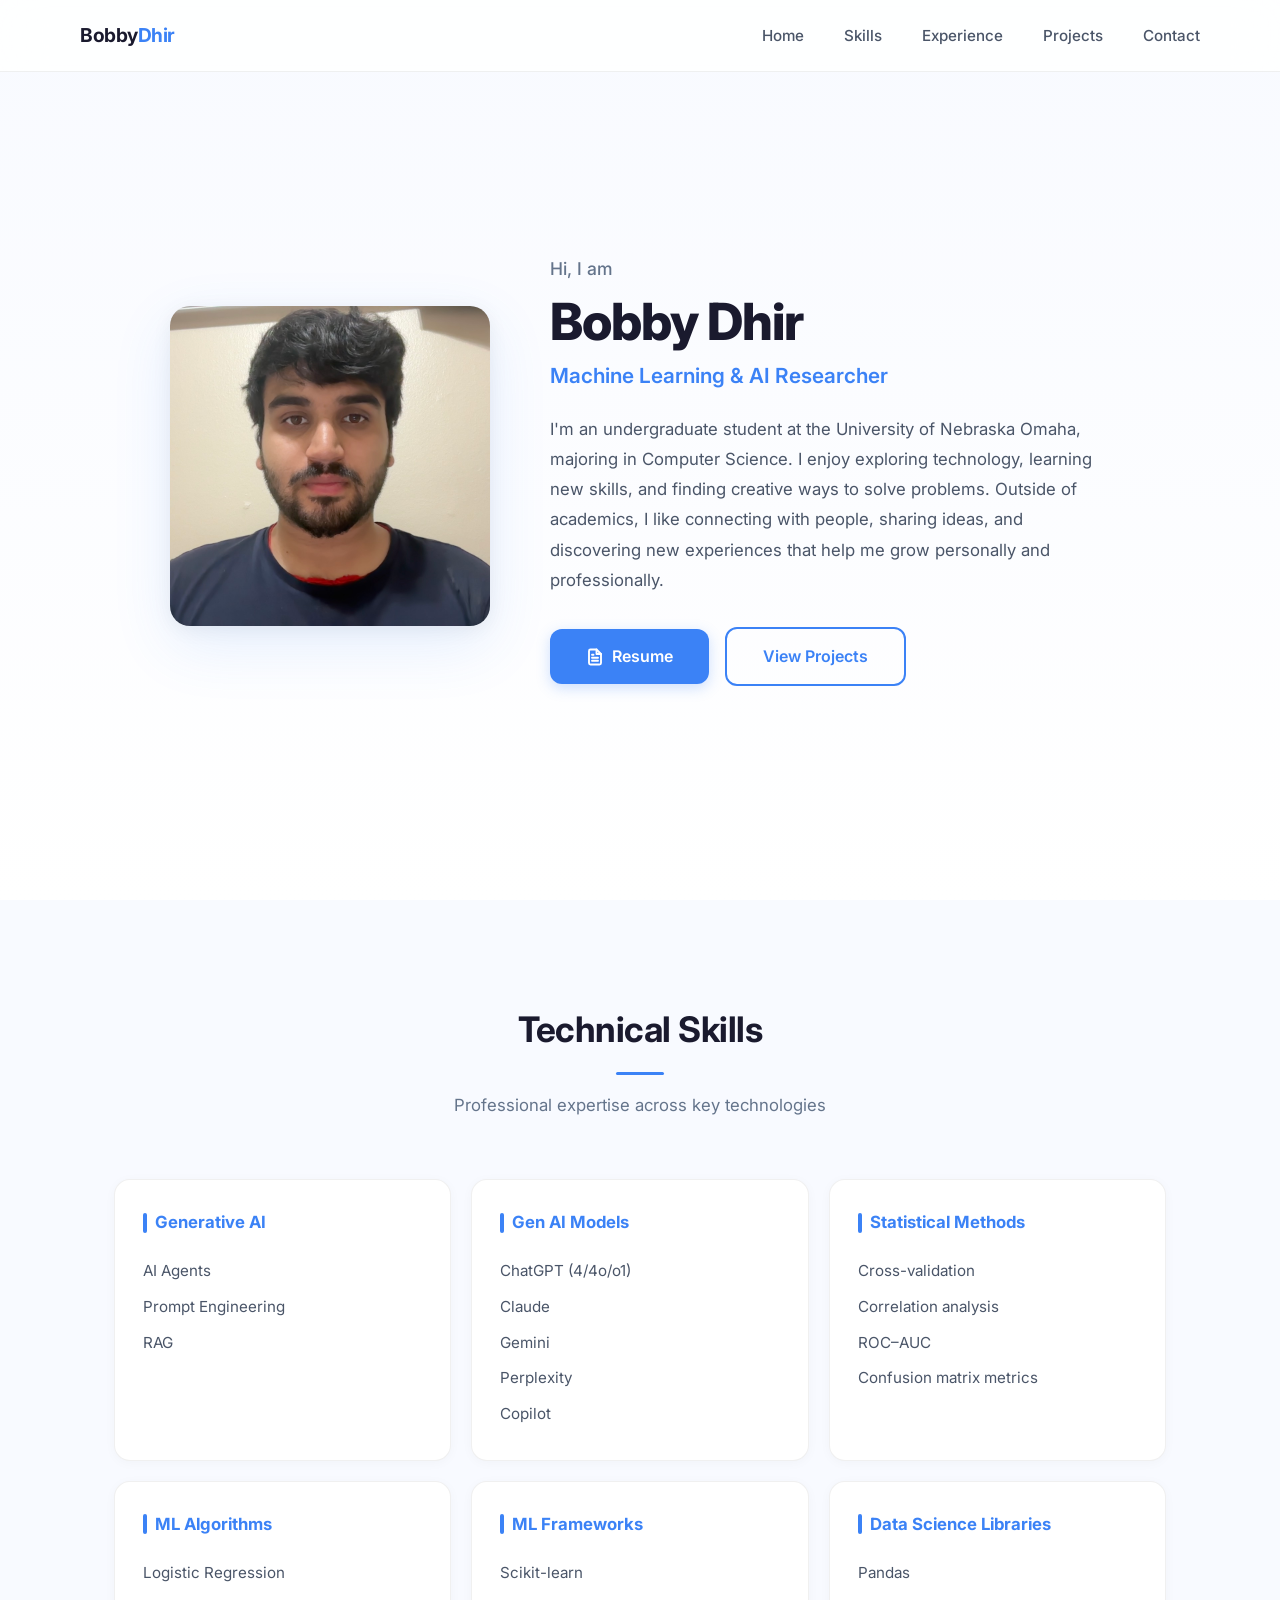
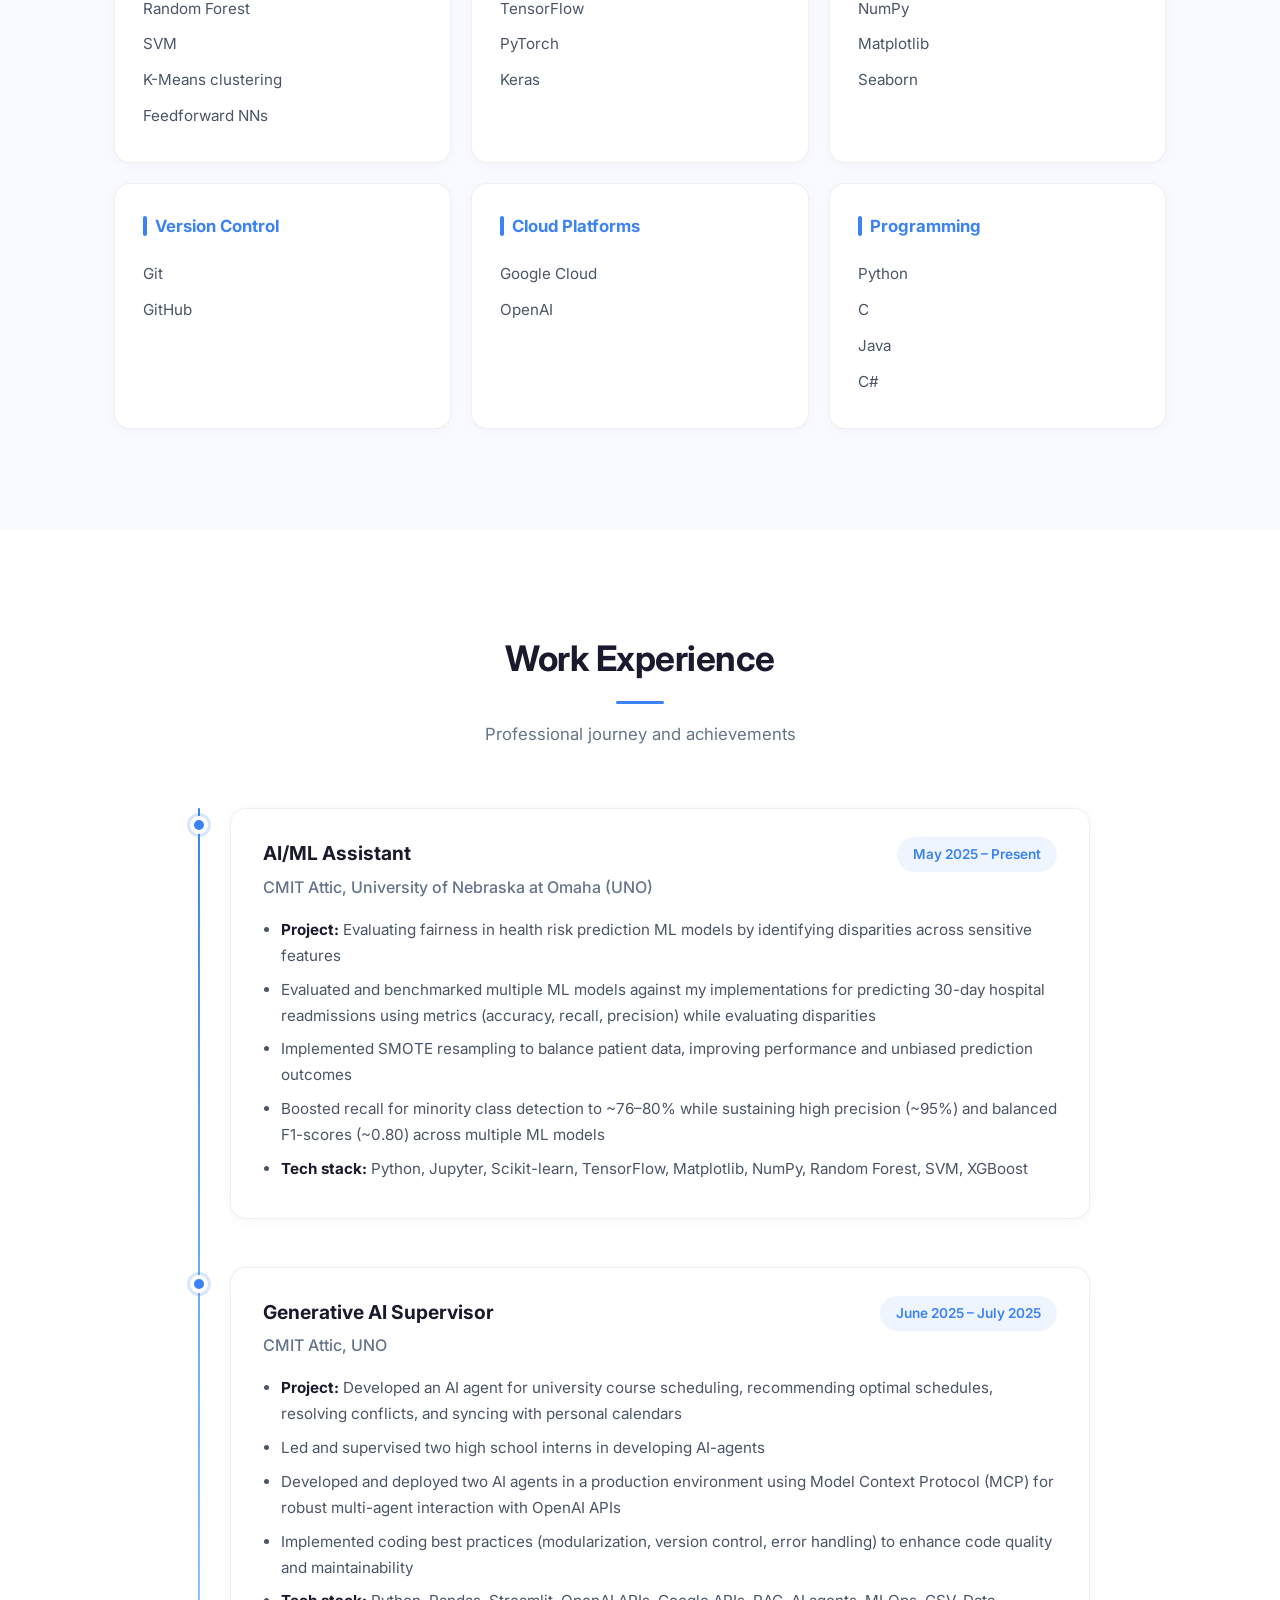
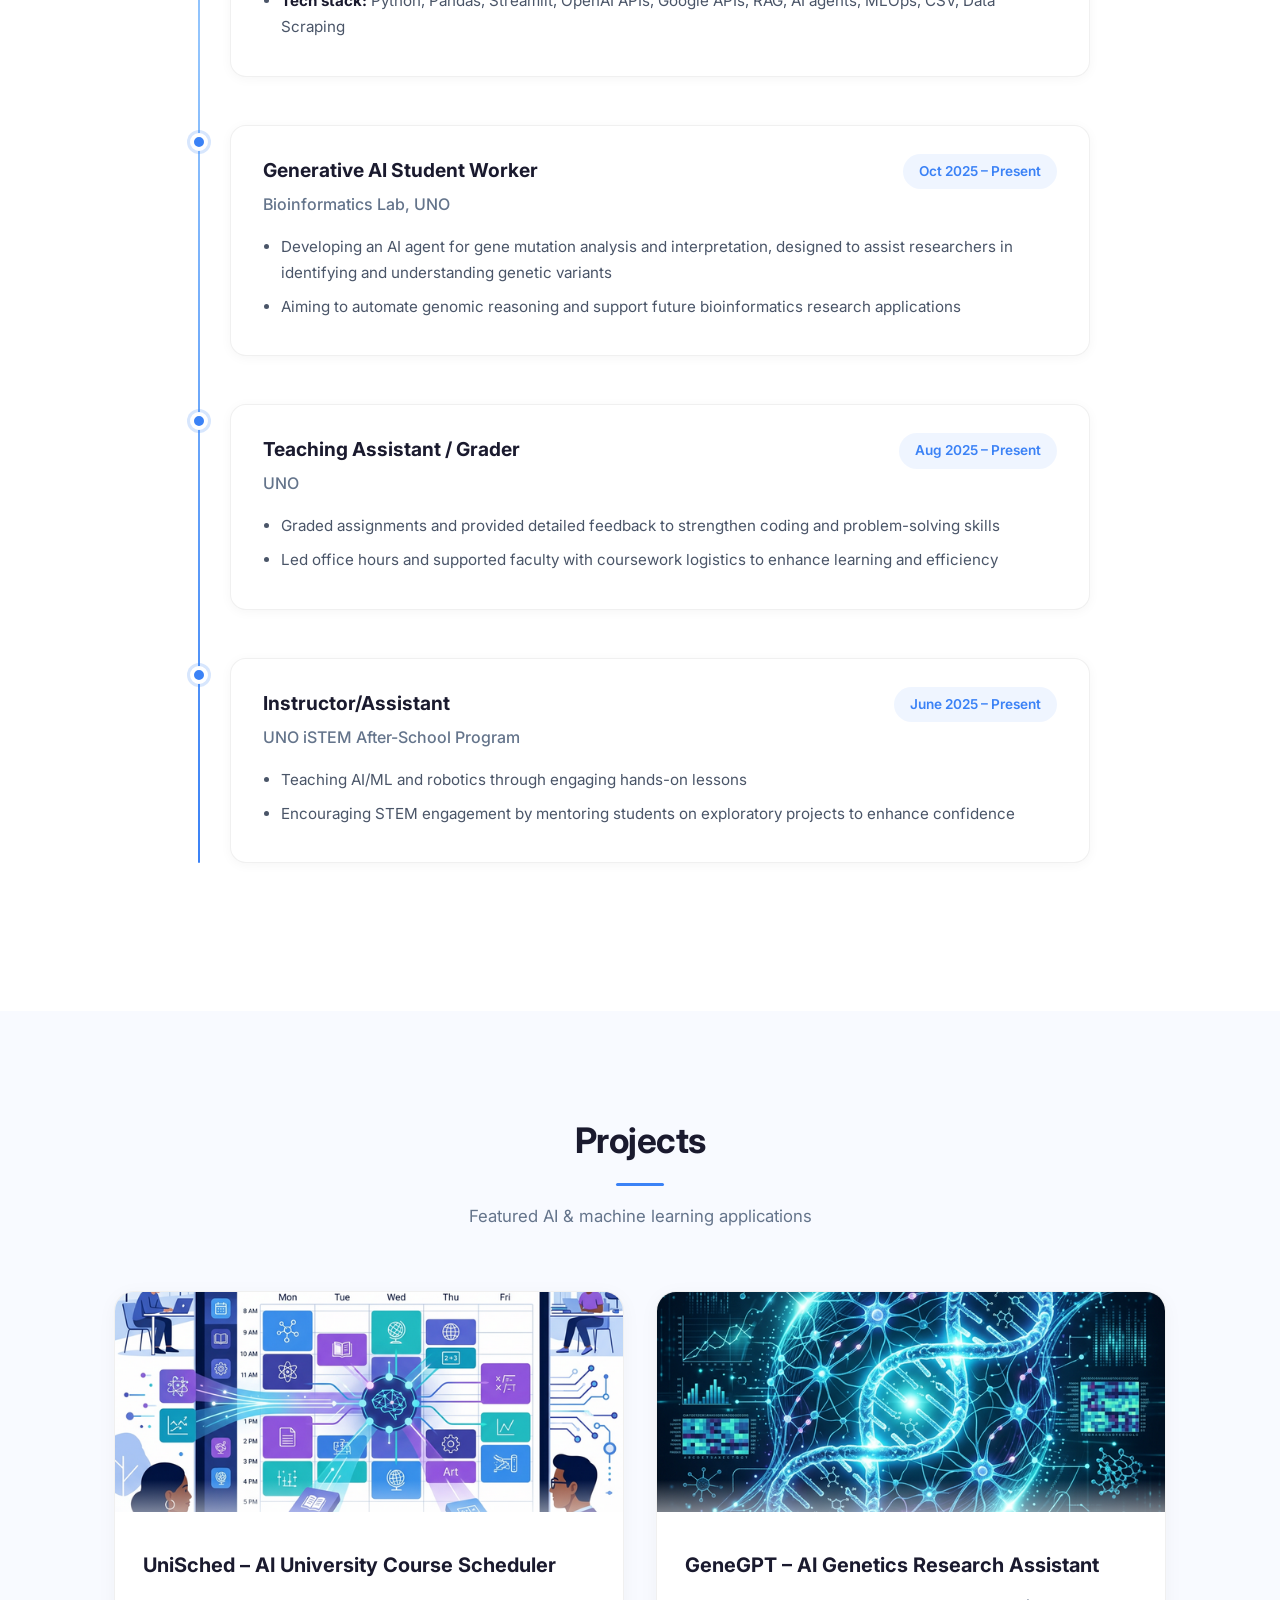
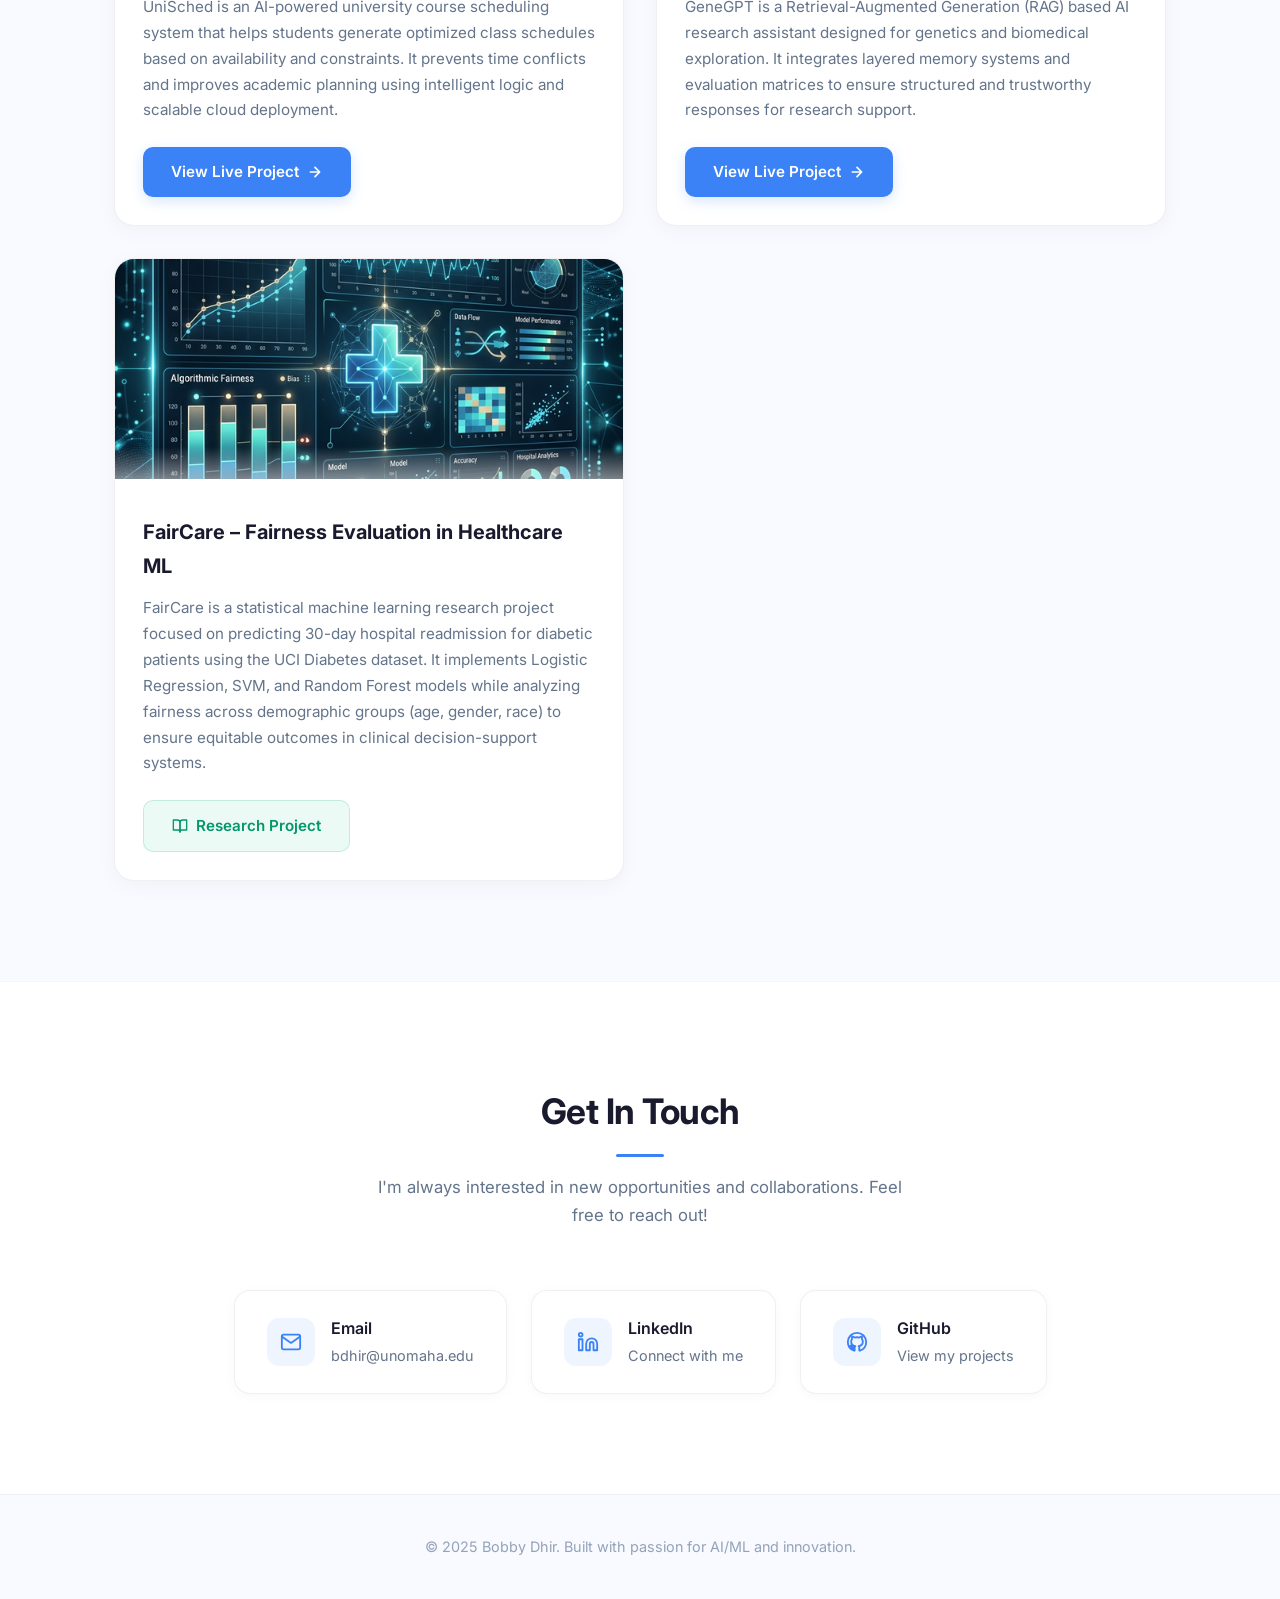
<file: index.html>
<!DOCTYPE html>
<html lang="en">
<head>
  <meta charset="UTF-8">
  <meta name="viewport" content="width=device-width, initial-scale=1.0">
  <meta name="description" content="Bobby Dhir — Machine Learning & AI Researcher | Undergraduate Computer Science at UNO">
  <meta name="keywords" content="Bobby Dhir, Machine Learning, AI, Portfolio, Computer Science, UNO, Research">
  <meta name="author" content="Bobby Dhir">
  <title>Bobby Dhir | AI & ML Research Portfolio</title>
  <link rel="stylesheet" href="style.css">
</head>
<body>

  <!-- Fixed Glass Navbar -->
  <nav class="navbar" id="navbar">
    <a href="#home" class="nav-brand">Bobby<span>Dhir</span></a>
    <button class="menu-toggle" aria-label="Toggle menu">&#9776;</button>
    <ul>
      <li><a href="#home">Home</a></li>
      <li><a href="#skills">Skills</a></li>
      <li><a href="#experience">Experience</a></li>
      <li><a href="#projects">Projects</a></li>
      <li><a href="#contact">Contact</a></li>
    </ul>
  </nav>

  <!-- Hero Section -->
  <section id="home" class="hero">
    <div class="hero-profile fade-in">
      <img src="admin/profile.jpg" alt="Bobby Dhir" class="hero-img-circle">
    </div>
    <div class="hero-content fade-in">
      <p class="greeting" id="hero-greeting">Hi, I am</p>
      <h1><span class="hero-name" id="hero-name">Bobby Dhir</span></h1>
      <p class="hero-tagline" id="hero-tagline">Machine Learning & AI Researcher</p>
      <p class="hero-desc" id="hero-desc">
        I'm an undergraduate student at the University of Nebraska Omaha, majoring in Computer Science. I enjoy exploring technology, learning new skills, and finding creative ways to solve problems.
      </p>
      <div class="hero-actions">
        <a href="Reume-Bobby.pdf" class="btn-primary" target="_blank">
          <svg width="18" height="18" viewBox="0 0 24 24" fill="none" stroke="currentColor" stroke-width="2.5" stroke-linecap="round" stroke-linejoin="round"><path d="M14 2H6a2 2 0 0 0-2 2v16a2 2 0 0 0 2 2h12a2 2 0 0 0 2-2V8z"/><polyline points="14 2 14 8 20 8"/><line x1="16" y1="13" x2="8" y2="13"/><line x1="16" y1="17" x2="8" y2="17"/><polyline points="10 9 9 9 8 9"/></svg>
          Resume
        </a>
        <a href="#projects" class="btn-secondary">View Projects</a>
      </div>
    </div>
  </section>

  <!-- Skills Section -->
  <section id="skills" class="skills-section">
    <div class="section">
      <div class="section-header fade-in">
        <h2>Technical Skills</h2>
        <div class="accent-line"></div>
        <p>Professional expertise across key technologies</p>
      </div>
      <div class="skills-grid" id="skills-grid">
        <!-- Rendered by JS -->
      </div>
    </div>
  </section>

  <!-- Experience Section -->
  <section id="experience" class="experience-section">
    <div class="section">
      <div class="section-header fade-in">
        <h2>Work Experience</h2>
        <div class="accent-line"></div>
        <p>Professional journey and achievements</p>
      </div>
      <div class="timeline">

        <!-- Timeline Item 1 -->
        <div class="timeline-item fade-in">
          <div class="timeline-card">
            <div class="card-header">
              <div>
                <h3>AI/ML Assistant</h3>
                <h4>CMIT Attic, University of Nebraska at Omaha (UNO)</h4>
              </div>
              <span class="date-badge">May 2025 – Present</span>
            </div>
            <ul>
              <li><strong>Project:</strong> Evaluating fairness in health risk prediction ML models by identifying disparities across sensitive features</li>
              <li>Evaluated and benchmarked multiple ML models against my implementations for predicting 30-day hospital readmissions using metrics (accuracy, recall, precision) while evaluating disparities</li>
              <li>Implemented SMOTE resampling to balance patient data, improving performance and unbiased prediction outcomes</li>
              <li>Boosted recall for minority class detection to ~76–80% while sustaining high precision (~95%) and balanced F1-scores (~0.80) across multiple ML models</li>
              <li><strong>Tech stack:</strong> Python, Jupyter, Scikit-learn, TensorFlow, Matplotlib, NumPy, Random Forest, SVM, XGBoost</li>
            </ul>
          </div>
        </div>

        <!-- Timeline Item 2 -->
        <div class="timeline-item fade-in">
          <div class="timeline-card">
            <div class="card-header">
              <div>
                <h3>Generative AI Supervisor</h3>
                <h4>CMIT Attic, UNO</h4>
              </div>
              <span class="date-badge">June 2025 – July 2025</span>
            </div>
            <ul>
              <li><strong>Project:</strong> Developed an AI agent for university course scheduling, recommending optimal schedules, resolving conflicts, and syncing with personal calendars</li>
              <li>Led and supervised two high school interns in developing AI-agents</li>
              <li>Developed and deployed two AI agents in a production environment using Model Context Protocol (MCP) for robust multi-agent interaction with OpenAI APIs</li>
              <li>Implemented coding best practices (modularization, version control, error handling) to enhance code quality and maintainability</li>
              <li><strong>Tech stack:</strong> Python, Pandas, Streamlit, OpenAI APIs, Google APIs, RAG, AI agents, MLOps, CSV, Data Scraping</li>
            </ul>
          </div>
        </div>

        <!-- Timeline Item 3 -->
        <div class="timeline-item fade-in">
          <div class="timeline-card">
            <div class="card-header">
              <div>
                <h3>Generative AI Student Worker</h3>
                <h4>Bioinformatics Lab, UNO</h4>
              </div>
              <span class="date-badge">Oct 2025 – Present</span>
            </div>
            <ul>
              <li>Developing an AI agent for gene mutation analysis and interpretation, designed to assist researchers in identifying and understanding genetic variants</li>
              <li>Aiming to automate genomic reasoning and support future bioinformatics research applications</li>
            </ul>
          </div>
        </div>

        <!-- Timeline Item 4 -->
        <div class="timeline-item fade-in">
          <div class="timeline-card">
            <div class="card-header">
              <div>
                <h3>Teaching Assistant / Grader</h3>
                <h4>UNO</h4>
              </div>
              <span class="date-badge">Aug 2025 – Present</span>
            </div>
            <ul>
              <li>Graded assignments and provided detailed feedback to strengthen coding and problem-solving skills</li>
              <li>Led office hours and supported faculty with coursework logistics to enhance learning and efficiency</li>
            </ul>
          </div>
        </div>

        <!-- Timeline Item 5 -->
        <div class="timeline-item fade-in">
          <div class="timeline-card">
            <div class="card-header">
              <div>
                <h3>Instructor/Assistant</h3>
                <h4>UNO iSTEM After-School Program</h4>
              </div>
              <span class="date-badge">June 2025 – Present</span>
            </div>
            <ul>
              <li>Teaching AI/ML and robotics through engaging hands-on lessons</li>
              <li>Encouraging STEM engagement by mentoring students on exploratory projects to enhance confidence</li>
            </ul>
          </div>
        </div>

      </div>
    </div>
  </section>

  <!-- Projects Section -->
  <section id="projects" class="projects-section">
    <div class="section">
      <div class="section-header fade-in">
        <h2>Projects</h2>
        <div class="accent-line"></div>
        <p>Featured AI & machine learning applications</p>
      </div>
      <div class="projects-grid" id="projects-grid">
        <!-- Rendered by JS -->
      </div>
    </div>
  </section>

  <!-- Contact Section -->
  <section id="contact" class="contact-section">
    <div class="section">
      <div class="section-header fade-in">
        <h2>Get In Touch</h2>
        <div class="accent-line"></div>
        <p>I'm always interested in new opportunities and collaborations. Feel free to reach out!</p>
      </div>
      <div class="contact-cards fade-in">

        <a href="mailto:bdhir@unomaha.edu" id="contact-email-link" class="contact-card">
          <div class="icon-wrap">
            <svg viewBox="0 0 24 24" fill="none" stroke-width="2" stroke-linecap="round" stroke-linejoin="round">
              <path d="M4 4h16c1.1 0 2 .9 2 2v12c0 1.1-.9 2-2 2H4c-1.1 0-2-.9-2-2V6c0-1.1.9-2 2-2z"/>
              <polyline points="22,6 12,13 2,6"/>
            </svg>
          </div>
          <div>
            <div class="label">Email</div>
            <div class="value" id="contact-email-display">bdhir@unomaha.edu</div>
          </div>
        </a>

        <a href="https://www.linkedin.com/in/bobby-dhir-635780298/" target="_blank" rel="noopener" class="contact-card">
          <div class="icon-wrap">
            <svg viewBox="0 0 24 24" fill="none" stroke-width="2" stroke-linecap="round" stroke-linejoin="round">
              <path d="M16 8a6 6 0 0 1 6 6v7h-4v-7a2 2 0 0 0-2-2 2 2 0 0 0-2 2v7h-4v-7a6 6 0 0 1 6-6z"/>
              <rect x="2" y="9" width="4" height="12"/>
              <circle cx="4" cy="4" r="2"/>
            </svg>
          </div>
          <div>
            <div class="label">LinkedIn</div>
            <div class="value">Connect with me</div>
          </div>
        </a>

        <a href="https://github.com/bdhir2003" target="_blank" rel="noopener" class="contact-card">
          <div class="icon-wrap">
            <svg viewBox="0 0 24 24" fill="none" stroke-width="2" stroke-linecap="round" stroke-linejoin="round">
              <path d="M12 2C6.48 2 2 6.48 2 12c0 4.42 2.87 8.17 6.84 9.5.5.08.66-.22.66-.48v-1.69c-2.77.6-3.36-1.34-3.36-1.34-.46-1.16-1.11-1.47-1.11-1.47-.91-.62.07-.61.07-.61 1 .07 1.53 1.03 1.53 1.03.87 1.52 2.34 1.07 2.91.83.09-.65.35-1.09.63-1.34-2.22-.25-4.55-1.11-4.55-4.94 0-1.11.38-2 1.03-2.71-.1-.25-.45-1.29.1-2.64 0 0 .84-.27 2.75 1.02.8-.22 1.65-.33 2.5-.33s1.7.11 2.5.33c1.91-1.29 2.75-1.02 2.75-1.02.55 1.35.2 2.39.1 2.64.65.71 1.03 1.6 1.03 2.71 0 3.84-2.34 4.68-4.57 4.93.36.31.68.92.68 1.85v2.74c0 .27.16.58.67.48C19.14 20.16 22 16.42 22 12c0-5.52-4.48-10-10-10z"/>
            </svg>
          </div>
          <div>
            <div class="label">GitHub</div>
            <div class="value">View my projects</div>
          </div>
        </a>

      </div>
    </div>
  </section>

  <!-- Footer -->
  <footer class="footer">
    <p>&copy; 2025 Bobby Dhir. Built with passion for AI/ML and innovation.</p>
  </footer>

  <!-- Scripts -->
  <script src="js/site-data.js"></script>
  <script src="js/main.js"></script>

</body>
</html>
</file>
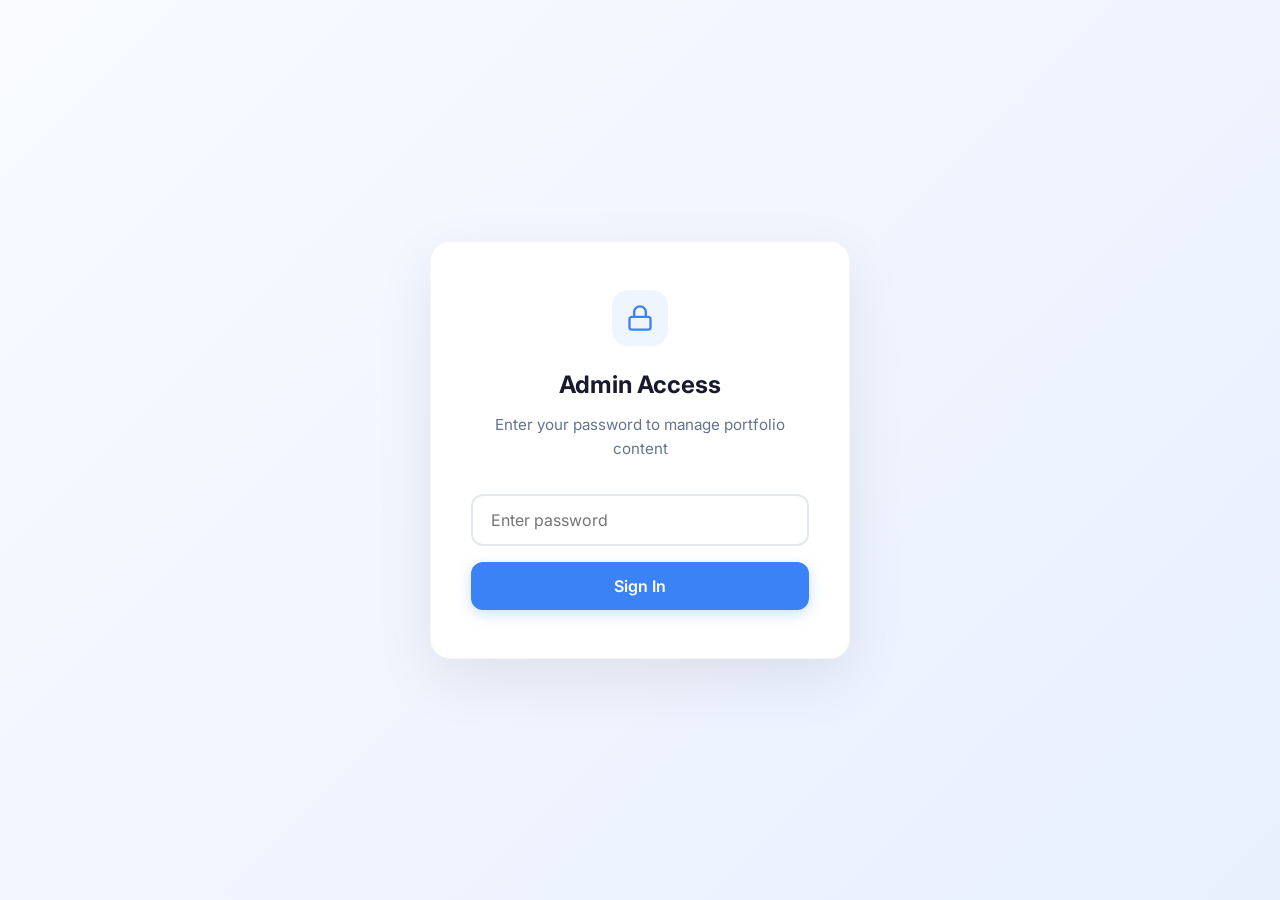
<file: admin/index.html>
<!DOCTYPE html>
<html lang="en">

<head>
  <meta charset="UTF-8">
  <meta name="viewport" content="width=device-width, initial-scale=1.0">
  <meta name="robots" content="noindex, nofollow">
  <title>Admin | Portfolio Dashboard</title>
  <link rel="stylesheet" href="admin.css">
</head>

<body>

  <!-- Login Screen -->
  <div id="login-screen" class="login-screen">
    <div class="login-card">
      <div class="lock-icon">
        <svg viewBox="0 0 24 24" fill="none" stroke-width="2" stroke-linecap="round" stroke-linejoin="round">
          <rect x="3" y="11" width="18" height="11" rx="2" ry="2" />
          <path d="M7 11V7a5 5 0 0 1 10 0v4" />
        </svg>
      </div>
      <h1>Admin Access</h1>
      <p>Enter your password to manage portfolio content</p>
      <form id="login-form">
        <input type="password" id="password-input" placeholder="Enter password" autocomplete="off" required />
        <button type="submit" class="login-btn">Sign In</button>
      </form>
      <div id="login-error" class="login-error">Incorrect password. Please try again.</div>
    </div>
  </div>

  <!-- Dashboard -->
  <div id="dashboard" class="dashboard">
    <div class="dashboard-header">
      <h1>Portfolio Dashboard</h1>
      <a href="../index.html" class="back-link">← Back to Site</a>
    </div>

    <!-- About Section Editor -->
    <div class="edit-card">
      <h2>About / Hero Section</h2>
      <div class="form-group">
        <label for="edit-greeting">Greeting</label>
        <input type="text" id="edit-greeting" placeholder="Hi, I am" />
      </div>
      <div class="form-group">
        <label for="edit-name">Full Name</label>
        <input type="text" id="edit-name" placeholder="Your name" />
      </div>
      <div class="form-group">
        <label for="edit-tagline">Tagline</label>
        <input type="text" id="edit-tagline" placeholder="Machine Learning & AI Researcher" />
      </div>
      <div class="form-group">
        <label for="edit-description">Bio / Description</label>
        <textarea id="edit-description" rows="4" placeholder="Write your bio..."></textarea>
      </div>
    </div>

    <!-- Skills Section Editor -->
    <div class="edit-card">
      <h2>Technical Skills</h2>
      <div id="skills-editor">
        <!-- Rendered by JS -->
      </div>
      <button class="btn-add" onclick="addSkill()">+ Add Skill Category</button>
    </div>

    <!-- Projects Section Editor -->
    <div class="edit-card">
      <h2>Projects</h2>
      <div id="projects-editor">
        <!-- Rendered by JS -->
      </div>
      <button class="btn-add" onclick="addProject()">+ Add Project</button>
    </div>

    <!-- Contact Section Editor -->
    <div class="edit-card">
      <h2>Contact</h2>
      <div class="form-group">
        <label for="edit-email">Email Address</label>
        <input type="email" id="edit-email" placeholder="your@email.com" />
      </div>
    </div>

    <!-- Save Button -->
    <button class="btn-save" onclick="saveAll()">Save Changes</button>
  </div>

  <!-- Toast Notification -->
  <div id="toast" class="toast"></div>

  <!-- Scripts -->
  <script src="../js/site-data.js"></script>
  <script src="admin.js"></script>

</body>

</html>
</file>
<file: style.css>
/* ========================================
   Bobby Dhir — AI Research Portfolio
   Clean, minimal, research-focused design
   ======================================== */

/* --- Reset & Base --- */
@import url('https://fonts.googleapis.com/css2?family=Inter:wght@300;400;500;600;700;800&display=swap');

*,
*::before,
*::after {
  margin: 0;
  padding: 0;
  box-sizing: border-box;
}

html {
  scroll-behavior: smooth;
}

body {
  font-family: 'Inter', -apple-system, BlinkMacSystemFont, 'Segoe UI', sans-serif;
  background: #ffffff;
  color: #1a1a2e;
  line-height: 1.7;
  overflow-x: hidden;
}

/* --- Scroll Animations --- */
.fade-in {
  opacity: 0;
  transform: translateY(30px);
  transition: opacity 0.8s cubic-bezier(0.25, 0.46, 0.45, 0.94),
    transform 0.8s cubic-bezier(0.25, 0.46, 0.45, 0.94);
}

.fade-in.visible {
  opacity: 1;
  transform: translateY(0);
}

/* --- Fixed Glass Navbar --- */
.navbar {
  position: fixed;
  top: 0;
  left: 0;
  width: 100%;
  z-index: 1000;
  background: rgba(255, 255, 255, 0.85);
  backdrop-filter: blur(20px);
  -webkit-backdrop-filter: blur(20px);
  border-bottom: 1px solid rgba(0, 0, 0, 0.06);
  display: flex;
  align-items: center;
  justify-content: space-between;
  padding: 0 5vw;
  min-height: 72px;
  transition: all 0.3s ease;
}

.navbar .nav-brand {
  font-weight: 700;
  font-size: 1.2rem;
  color: #1a1a2e;
  text-decoration: none;
  letter-spacing: -0.5px;
}

.navbar .nav-brand span {
  color: #3b82f6;
}

.navbar .menu-toggle {
  display: none;
  background: none;
  border: none;
  color: #1a1a2e;
  font-size: 1.5rem;
  cursor: pointer;
  padding: 8px;
  border-radius: 8px;
  transition: background 0.2s;
}

.navbar .menu-toggle:hover {
  background: rgba(59, 130, 246, 0.08);
}

.navbar ul {
  display: flex;
  align-items: center;
  gap: 8px;
  list-style: none;
}

.navbar a {
  color: #4a5568;
  text-decoration: none;
  font-weight: 500;
  font-size: 0.95rem;
  padding: 8px 16px;
  border-radius: 8px;
  transition: all 0.2s ease;
}

.navbar a:hover {
  color: #3b82f6;
  background: rgba(59, 130, 246, 0.06);
}

/* --- Section Shared --- */
.section {
  max-width: 1100px;
  margin: 0 auto;
  padding: 100px 24px;
}

.section-header {
  text-align: center;
  margin-bottom: 60px;
}

.section-header h2 {
  font-size: 2.2rem;
  font-weight: 700;
  color: #1a1a2e;
  margin-bottom: 12px;
  letter-spacing: -0.5px;
}

.section-header .accent-line {
  width: 48px;
  height: 3px;
  background: #3b82f6;
  margin: 0 auto 16px;
  border-radius: 4px;
}

.section-header p {
  color: #64748b;
  font-size: 1.05rem;
  font-weight: 400;
  max-width: 560px;
  margin: 0 auto;
}

/* --- Hero Section --- */
.hero {
  display: flex;
  align-items: center;
  justify-content: center;
  gap: 60px;
  padding: 140px 5vw 100px;
  background: linear-gradient(180deg, #f8faff 0%, #ffffff 100%);
  min-height: 100vh;
}

.hero-profile {
  flex-shrink: 0;
}

.hero-img-circle {
  width: 320px;
  height: 320px;
  border-radius: 20px;
  object-fit: cover;
  box-shadow: 0 20px 60px rgba(59, 130, 246, 0.12),
    0 4px 20px rgba(0, 0, 0, 0.06);
  transition: transform 0.4s ease, box-shadow 0.4s ease;
}

.hero-img-circle:hover {
  transform: translateY(-6px);
  box-shadow: 0 28px 80px rgba(59, 130, 246, 0.18),
    0 8px 30px rgba(0, 0, 0, 0.08);
}

.hero-content {
  max-width: 560px;
}

.hero-content .greeting {
  font-size: 1.1rem;
  color: #64748b;
  font-weight: 500;
  margin-bottom: 8px;
}

.hero-content h1 {
  font-size: 3.2rem;
  font-weight: 800;
  color: #1a1a2e;
  line-height: 1.15;
  margin-bottom: 8px;
  letter-spacing: -1px;
}

.hero-content h1 .hero-name {
  color: #1a1a2e;
}

.hero-content .hero-tagline {
  font-size: 1.3rem;
  color: #3b82f6;
  font-weight: 600;
  margin-bottom: 20px;
}

.hero-content .hero-desc {
  font-size: 1.05rem;
  color: #4a5568;
  line-height: 1.8;
  margin-bottom: 32px;
}

.hero-actions {
  display: flex;
  gap: 16px;
  align-items: center;
}

.btn-primary {
  background: #3b82f6;
  color: #fff;
  padding: 14px 36px;
  border-radius: 12px;
  font-weight: 600;
  text-decoration: none;
  font-size: 1rem;
  border: none;
  cursor: pointer;
  display: inline-flex;
  align-items: center;
  gap: 8px;
  transition: all 0.3s ease;
  box-shadow: 0 4px 14px rgba(59, 130, 246, 0.25);
}

.btn-primary:hover {
  background: #2563eb;
  transform: translateY(-2px);
  box-shadow: 0 8px 25px rgba(59, 130, 246, 0.35);
}

.btn-secondary {
  background: transparent;
  color: #3b82f6;
  padding: 14px 36px;
  border-radius: 12px;
  font-weight: 600;
  text-decoration: none;
  font-size: 1rem;
  border: 2px solid #3b82f6;
  cursor: pointer;
  display: inline-flex;
  align-items: center;
  gap: 8px;
  transition: all 0.3s ease;
}

.btn-secondary:hover {
  background: rgba(59, 130, 246, 0.06);
  transform: translateY(-2px);
}

/* --- Skills Section --- */
.skills-section {
  background: #f8faff;
}

.skills-grid {
  display: grid;
  grid-template-columns: repeat(auto-fit, minmax(260px, 1fr));
  gap: 20px;
}

.skill-card {
  background: #ffffff;
  border-radius: 16px;
  padding: 28px;
  border: 1px solid rgba(0, 0, 0, 0.06);
  box-shadow: 0 2px 12px rgba(0, 0, 0, 0.03);
  transition: all 0.3s ease;
}

.skill-card:hover {
  transform: translateY(-4px);
  box-shadow: 0 12px 40px rgba(59, 130, 246, 0.1);
  border-color: rgba(59, 130, 246, 0.15);
}

.skill-card h3 {
  font-size: 1.05rem;
  font-weight: 700;
  color: #3b82f6;
  margin-bottom: 16px;
  display: flex;
  align-items: center;
  gap: 8px;
}

.skill-card h3::before {
  content: '';
  width: 4px;
  height: 20px;
  background: #3b82f6;
  border-radius: 4px;
  flex-shrink: 0;
}

.skill-card ul {
  list-style: none;
  padding: 0;
}

.skill-card li {
  color: #4a5568;
  font-size: 0.95rem;
  padding: 5px 0;
  font-weight: 400;
}

/* --- Experience Section --- */
.experience-section {
  background: #ffffff;
}

.timeline {
  position: relative;
  padding-left: 40px;
  max-width: 900px;
  margin: 0 auto;
}

.timeline::before {
  content: '';
  position: absolute;
  left: 8px;
  top: 0;
  bottom: 0;
  width: 2px;
  background: linear-gradient(180deg, #3b82f6 0%, #93c5fd 50%, #3b82f6 100%);
  border-radius: 4px;
}

.timeline-item {
  position: relative;
  margin-bottom: 48px;
}

.timeline-item::before {
  content: '';
  position: absolute;
  left: -40px;
  top: 8px;
  width: 18px;
  height: 18px;
  background: #3b82f6;
  border-radius: 50%;
  border: 4px solid #ffffff;
  box-shadow: 0 0 0 3px rgba(59, 130, 246, 0.2);
  z-index: 2;
}

.timeline-card {
  background: #ffffff;
  border-radius: 16px;
  padding: 28px 32px;
  border: 1px solid rgba(0, 0, 0, 0.06);
  box-shadow: 0 2px 12px rgba(0, 0, 0, 0.04);
  transition: all 0.3s ease;
}

.timeline-card:hover {
  transform: translateX(6px);
  box-shadow: 0 8px 30px rgba(59, 130, 246, 0.1);
  border-color: rgba(59, 130, 246, 0.15);
}

.timeline-card .card-header {
  display: flex;
  justify-content: space-between;
  align-items: flex-start;
  flex-wrap: wrap;
  gap: 12px;
  margin-bottom: 16px;
}

.timeline-card h3 {
  font-size: 1.2rem;
  font-weight: 700;
  color: #1a1a2e;
  margin-bottom: 4px;
}

.timeline-card h4 {
  font-size: 1rem;
  font-weight: 500;
  color: #64748b;
}

.timeline-card .date-badge {
  background: rgba(59, 130, 246, 0.08);
  color: #3b82f6;
  padding: 6px 16px;
  border-radius: 20px;
  font-size: 0.85rem;
  font-weight: 600;
  white-space: nowrap;
}

.timeline-card ul {
  padding-left: 18px;
}

.timeline-card li {
  color: #4a5568;
  font-size: 0.95rem;
  margin-bottom: 8px;
  line-height: 1.7;
}

.timeline-card li strong {
  color: #1a1a2e;
}

/* --- Projects Section --- */
.projects-section {
  background: #f8faff;
}

.projects-grid {
  display: grid;
  grid-template-columns: repeat(auto-fit, minmax(340px, 1fr));
  gap: 32px;
}

.project-card {
  background: #ffffff;
  border-radius: 20px;
  overflow: hidden;
  border: 1px solid rgba(0, 0, 0, 0.06);
  box-shadow: 0 4px 20px rgba(0, 0, 0, 0.04);
  transition: all 0.4s cubic-bezier(0.25, 0.46, 0.45, 0.94);
}

.project-card:hover {
  transform: translateY(-8px);
  box-shadow: 0 20px 60px rgba(59, 130, 246, 0.15);
  border-color: rgba(59, 130, 246, 0.2);
}

.project-card .project-image {
  width: 100%;
  height: 220px;
  object-fit: cover;
  transition: transform 0.6s ease;
}

.project-card:hover .project-image {
  transform: scale(1.05);
}

.project-card .image-wrapper {
  overflow: hidden;
  position: relative;
}

.project-card .image-wrapper::after {
  content: '';
  position: absolute;
  bottom: 0;
  left: 0;
  right: 0;
  height: 40px;
  background: linear-gradient(transparent, rgba(255, 255, 255, 0.6));
}

.project-card .project-body {
  padding: 28px;
}

.project-card h3 {
  font-size: 1.25rem;
  font-weight: 700;
  color: #1a1a2e;
  margin-bottom: 12px;
}

.project-card p {
  font-size: 0.95rem;
  color: #64748b;
  line-height: 1.7;
  margin-bottom: 24px;
}

.project-card .btn-project {
  display: inline-flex;
  align-items: center;
  gap: 8px;
  background: #3b82f6;
  color: #ffffff;
  padding: 12px 28px;
  border-radius: 10px;
  text-decoration: none;
  font-weight: 600;
  font-size: 0.95rem;
  transition: all 0.3s ease;
  box-shadow: 0 4px 14px rgba(59, 130, 246, 0.2);
}

.project-card .btn-project:hover {
  background: #2563eb;
  transform: translateY(-2px);
  box-shadow: 0 8px 25px rgba(59, 130, 246, 0.3);
}

.project-card .btn-project svg {
  transition: transform 0.3s ease;
}

.project-card:hover .btn-project svg {
  transform: translateX(3px);
}

.project-card .badge-research {
  display: inline-flex;
  align-items: center;
  gap: 8px;
  background: rgba(16, 185, 129, 0.08);
  color: #059669;
  padding: 12px 28px;
  border-radius: 10px;
  font-weight: 600;
  font-size: 0.95rem;
  border: 1px solid rgba(16, 185, 129, 0.2);
}

/* --- Contact Section --- */
.contact-section {
  background: #ffffff;
  border-top: 1px solid rgba(0, 0, 0, 0.04);
}

.contact-cards {
  display: flex;
  justify-content: center;
  gap: 24px;
  flex-wrap: wrap;
}

.contact-card {
  display: flex;
  align-items: center;
  gap: 16px;
  background: #ffffff;
  padding: 24px 32px;
  border-radius: 16px;
  text-decoration: none;
  color: #1a1a2e;
  border: 1px solid rgba(0, 0, 0, 0.06);
  box-shadow: 0 2px 12px rgba(0, 0, 0, 0.03);
  transition: all 0.3s ease;
}

.contact-card:hover {
  transform: translateY(-4px);
  box-shadow: 0 12px 40px rgba(59, 130, 246, 0.1);
  border-color: rgba(59, 130, 246, 0.15);
}

.contact-card .icon-wrap {
  width: 48px;
  height: 48px;
  background: rgba(59, 130, 246, 0.08);
  border-radius: 12px;
  display: flex;
  align-items: center;
  justify-content: center;
  flex-shrink: 0;
}

.contact-card .icon-wrap svg {
  width: 22px;
  height: 22px;
  stroke: #3b82f6;
}

.contact-card .label {
  font-weight: 600;
  font-size: 1rem;
  color: #1a1a2e;
}

.contact-card .value {
  font-size: 0.9rem;
  color: #64748b;
  margin-top: 2px;
}

/* --- Footer --- */
.footer {
  text-align: center;
  padding: 40px 24px;
  color: #94a3b8;
  font-size: 0.9rem;
  border-top: 1px solid rgba(0, 0, 0, 0.04);
  background: #f8faff;
}

/* --- Responsive --- */
@media (max-width: 900px) {
  .navbar {
    padding: 0 16px;
    min-height: 64px;
  }

  .navbar ul {
    display: none;
    flex-direction: column;
    position: absolute;
    top: 64px;
    left: 0;
    width: 100%;
    background: rgba(255, 255, 255, 0.98);
    backdrop-filter: blur(20px);
    padding: 16px;
    border-bottom: 1px solid rgba(0, 0, 0, 0.06);
    gap: 4px;
  }

  .navbar.open ul {
    display: flex;
  }

  .navbar .menu-toggle {
    display: block;
  }

  .hero {
    flex-direction: column;
    padding: 120px 24px 60px;
    gap: 32px;
    text-align: center;
    min-height: auto;
  }

  .hero-content h1 {
    font-size: 2.2rem;
  }

  .hero-content .hero-tagline {
    font-size: 1.1rem;
  }

  .hero-content .hero-desc {
    font-size: 0.95rem;
  }

  .hero-img-circle {
    width: 180px;
    height: 180px;
    border-radius: 16px;
  }

  .hero-actions {
    justify-content: center;
    flex-wrap: wrap;
  }

  .section {
    padding: 60px 16px;
  }

  .section-header h2 {
    font-size: 1.8rem;
  }

  .skills-grid {
    grid-template-columns: 1fr 1fr;
    gap: 12px;
  }

  .projects-grid {
    grid-template-columns: 1fr;
  }

  .timeline {
    padding-left: 30px;
  }

  .timeline-item::before {
    left: -30px;
    width: 14px;
    height: 14px;
  }

  .timeline-card {
    padding: 20px;
  }

  .timeline-card .card-header {
    flex-direction: column;
  }

  .contact-cards {
    flex-direction: column;
    align-items: center;
  }

  .contact-card {
    width: 100%;
    max-width: 400px;
  }
}

@media (max-width: 480px) {
  .skills-grid {
    grid-template-columns: 1fr;
  }

  .hero-content h1 {
    font-size: 1.8rem;
  }

  .btn-primary,
  .btn-secondary {
    padding: 12px 24px;
    font-size: 0.9rem;
  }
}
</file>
<file: admin/admin.css>
/* =============================================
   admin.css — Admin Panel Styling
   ============================================= */

@import url('https://fonts.googleapis.com/css2?family=Inter:wght@300;400;500;600;700&display=swap');

*,
*::before,
*::after {
    margin: 0;
    padding: 0;
    box-sizing: border-box;
}

body {
    font-family: 'Inter', -apple-system, BlinkMacSystemFont, sans-serif;
    background: #f1f5f9;
    color: #1a1a2e;
    line-height: 1.6;
    min-height: 100vh;
}

/* --- Login Screen --- */
.login-screen {
    display: flex;
    align-items: center;
    justify-content: center;
    min-height: 100vh;
    background: linear-gradient(135deg, #f8faff 0%, #e8f0fe 100%);
}

.login-card {
    background: #ffffff;
    border-radius: 20px;
    padding: 48px 40px;
    width: 100%;
    max-width: 420px;
    box-shadow: 0 20px 60px rgba(0, 0, 0, 0.08);
    border: 1px solid rgba(0, 0, 0, 0.04);
    text-align: center;
}

.login-card .lock-icon {
    width: 56px;
    height: 56px;
    background: rgba(59, 130, 246, 0.08);
    border-radius: 16px;
    display: flex;
    align-items: center;
    justify-content: center;
    margin: 0 auto 20px;
}

.login-card .lock-icon svg {
    width: 28px;
    height: 28px;
    stroke: #3b82f6;
}

.login-card h1 {
    font-size: 1.5rem;
    font-weight: 700;
    margin-bottom: 8px;
    color: #1a1a2e;
}

.login-card p {
    font-size: 0.95rem;
    color: #64748b;
    margin-bottom: 32px;
}

.login-card input[type="password"] {
    width: 100%;
    padding: 14px 18px;
    border: 2px solid #e2e8f0;
    border-radius: 12px;
    font-size: 1rem;
    font-family: inherit;
    outline: none;
    transition: border-color 0.3s;
    margin-bottom: 16px;
}

.login-card input[type="password"]:focus {
    border-color: #3b82f6;
}

.login-card .login-btn {
    width: 100%;
    padding: 14px;
    background: #3b82f6;
    color: #fff;
    border: none;
    border-radius: 12px;
    font-size: 1rem;
    font-weight: 600;
    font-family: inherit;
    cursor: pointer;
    transition: all 0.3s ease;
    box-shadow: 0 4px 14px rgba(59, 130, 246, 0.25);
}

.login-card .login-btn:hover {
    background: #2563eb;
    transform: translateY(-1px);
    box-shadow: 0 8px 25px rgba(59, 130, 246, 0.35);
}

.login-error {
    color: #ef4444;
    font-size: 0.9rem;
    font-weight: 500;
    margin-top: 12px;
    display: none;
}

.login-error.show {
    display: block;
}

/* --- Dashboard --- */
.dashboard {
    display: none;
    max-width: 900px;
    margin: 0 auto;
    padding: 32px 24px 60px;
}

.dashboard.active {
    display: block;
}

.dashboard-header {
    display: flex;
    align-items: center;
    justify-content: space-between;
    margin-bottom: 40px;
    padding-bottom: 20px;
    border-bottom: 1px solid #e2e8f0;
}

.dashboard-header h1 {
    font-size: 1.8rem;
    font-weight: 700;
    color: #1a1a2e;
}

.dashboard-header .back-link {
    color: #3b82f6;
    text-decoration: none;
    font-weight: 600;
    font-size: 0.95rem;
    padding: 8px 16px;
    border-radius: 8px;
    transition: background 0.2s;
}

.dashboard-header .back-link:hover {
    background: rgba(59, 130, 246, 0.06);
}

/* --- Edit Cards --- */
.edit-card {
    background: #ffffff;
    border-radius: 16px;
    padding: 32px;
    margin-bottom: 24px;
    border: 1px solid rgba(0, 0, 0, 0.06);
    box-shadow: 0 2px 12px rgba(0, 0, 0, 0.03);
}

.edit-card h2 {
    font-size: 1.2rem;
    font-weight: 700;
    color: #1a1a2e;
    margin-bottom: 20px;
    display: flex;
    align-items: center;
    gap: 10px;
}

.edit-card h2::before {
    content: '';
    width: 4px;
    height: 22px;
    background: #3b82f6;
    border-radius: 4px;
}

.form-group {
    margin-bottom: 20px;
}

.form-group label {
    display: block;
    font-size: 0.9rem;
    font-weight: 600;
    color: #374151;
    margin-bottom: 8px;
}

.form-group input,
.form-group textarea {
    width: 100%;
    padding: 12px 16px;
    border: 2px solid #e2e8f0;
    border-radius: 10px;
    font-size: 0.95rem;
    font-family: inherit;
    outline: none;
    transition: border-color 0.3s;
    background: #fafbfc;
}

.form-group input:focus,
.form-group textarea:focus {
    border-color: #3b82f6;
    background: #ffffff;
}

.form-group textarea {
    min-height: 100px;
    resize: vertical;
}

/* --- Project Edit Cards --- */
.project-edit-card {
    background: #f8faff;
    border-radius: 12px;
    padding: 24px;
    margin-bottom: 16px;
    border: 1px solid #e2e8f0;
    position: relative;
}

.project-edit-card .remove-project {
    position: absolute;
    top: 12px;
    right: 12px;
    background: #fee2e2;
    color: #ef4444;
    border: none;
    border-radius: 8px;
    padding: 6px 12px;
    font-size: 0.85rem;
    font-weight: 600;
    cursor: pointer;
    font-family: inherit;
    transition: background 0.2s;
}

.project-edit-card .remove-project:hover {
    background: #fecaca;
}

/* --- Skill Edit --- */
.skill-edit-row {
    background: #f8faff;
    border-radius: 12px;
    padding: 20px;
    margin-bottom: 12px;
    border: 1px solid #e2e8f0;
    position: relative;
}

.skill-edit-row .remove-skill {
    position: absolute;
    top: 12px;
    right: 12px;
    background: #fee2e2;
    color: #ef4444;
    border: none;
    border-radius: 8px;
    padding: 6px 12px;
    font-size: 0.85rem;
    font-weight: 600;
    cursor: pointer;
    font-family: inherit;
    transition: background 0.2s;
}

.skill-edit-row .remove-skill:hover {
    background: #fecaca;
}

/* --- Buttons --- */
.btn-add {
    background: #f0fdf4;
    color: #16a34a;
    border: 2px dashed #86efac;
    border-radius: 12px;
    padding: 14px;
    width: 100%;
    font-size: 0.95rem;
    font-weight: 600;
    cursor: pointer;
    font-family: inherit;
    transition: all 0.3s;
    margin-bottom: 20px;
}

.btn-add:hover {
    background: #dcfce7;
    border-color: #4ade80;
}

.btn-save {
    background: #3b82f6;
    color: #fff;
    border: none;
    border-radius: 12px;
    padding: 16px 40px;
    font-size: 1.05rem;
    font-weight: 600;
    cursor: pointer;
    font-family: inherit;
    transition: all 0.3s ease;
    box-shadow: 0 4px 14px rgba(59, 130, 246, 0.25);
    display: block;
    width: 100%;
    max-width: 300px;
    margin: 40px auto 0;
}

.btn-save:hover {
    background: #2563eb;
    transform: translateY(-2px);
    box-shadow: 0 8px 25px rgba(59, 130, 246, 0.35);
}

/* --- Toast Notification --- */
.toast {
    position: fixed;
    bottom: 32px;
    right: 32px;
    background: #10b981;
    color: #fff;
    padding: 16px 28px;
    border-radius: 14px;
    font-size: 1rem;
    font-weight: 600;
    box-shadow: 0 8px 30px rgba(16, 185, 129, 0.3);
    opacity: 0;
    transform: translateY(20px);
    transition: all 0.4s ease;
    z-index: 9999;
    pointer-events: none;
}

.toast.show {
    opacity: 1;
    transform: translateY(0);
}

/* --- Responsive --- */
@media (max-width: 768px) {
    .login-card {
        margin: 20px;
        padding: 32px 24px;
    }

    .dashboard {
        padding: 20px 16px 40px;
    }

    .edit-card {
        padding: 24px 20px;
    }

    .dashboard-header {
        flex-direction: column;
        gap: 12px;
        align-items: flex-start;
    }
}
</file>
